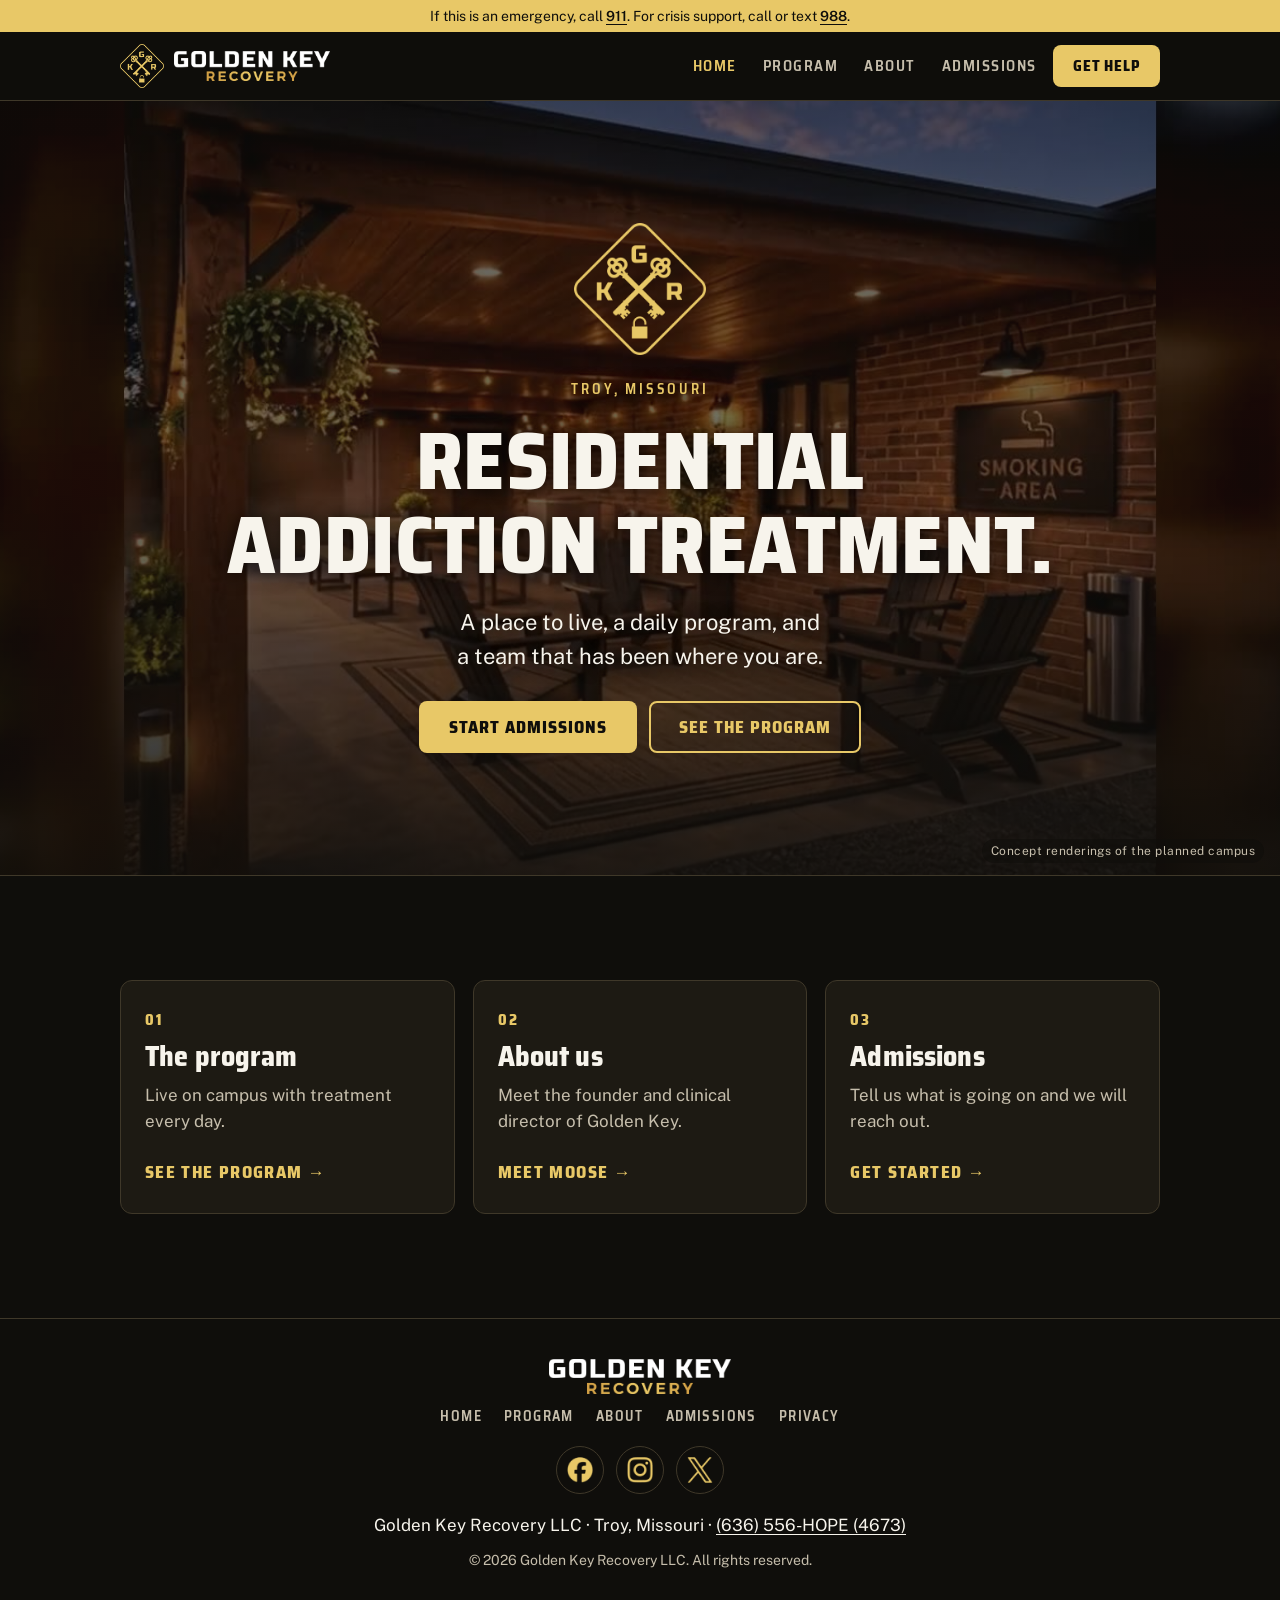
<file: index.html>
<!doctype html>
<html lang="en">
<head>
<meta charset="utf-8">
<meta name="viewport" content="width=device-width, initial-scale=1, viewport-fit=cover">
<title>Golden Key Recovery | Residential Addiction Treatment in Troy, Missouri</title>
<meta name="description" content="Residential addiction treatment in Troy, Missouri. Help with drugs or alcohol, for you or someone you love.">
<meta property="og:type" content="website">
<meta property="og:site_name" content="Golden Key Recovery">
<meta property="og:title" content="Golden Key Recovery | Residential Addiction Treatment in Troy, Missouri">
<meta property="og:description" content="Residential addiction treatment in Troy, Missouri. Help with drugs or alcohol, for you or someone you love.">
<meta property="og:url" content="https://goldenkeyrecovery.com/">
<meta property="og:image" content="https://goldenkeyrecovery.com/assets/share.jpg">
<meta property="og:image:width" content="1200">
<meta property="og:image:height" content="630">
<meta property="og:image:alt" content="Golden Key Recovery logo">
<meta name="twitter:card" content="summary_large_image">
<meta name="twitter:image" content="https://goldenkeyrecovery.com/assets/share.jpg">
<link rel="canonical" href="https://goldenkeyrecovery.com/">
<link rel="apple-touch-icon" href="assets/profile-logo.png">
<!-- Preview build. Remove this robots tag at public launch. -->
<meta name="robots" content="noindex, nofollow">
<meta name="theme-color" content="#0F0E0B">
<link rel="icon" href="assets/favicon.png">
<link rel="stylesheet" href="css/style.css">
</head>
<body>

<a class="skip" href="#main">Skip to content</a>

<div class="strip">If this is an emergency, call <a href="tel:911">911</a>. For crisis support, call or text <a href="tel:988">988</a>.</div>

<header class="head">
  <div class="wrap head-row">
    <a class="brand" href="index.html" aria-label="Golden Key Recovery home">
      <img class="brand-mark" src="assets/mark.png" alt="" width="44" height="44">
      <img class="brand-word" src="assets/wordmark.png" alt="Golden Key Recovery" width="156" height="30">
    </a>
    <nav class="nav" aria-label="Main">
      <a href="index.html" aria-current="page">Home</a>
      <a href="program.html">Program</a>
      <a href="about.html">About</a>
      <a href="admissions.html">Admissions</a>
    </nav>
    <a class="btn btn-gold btn-sm head-cta" href="admissions.html">Get help</a>
  </div>
</header>

<main id="main">

<section class="hero" id="top" aria-labelledby="page-title" data-video="on">
  <!-- Background video. Set data-video="off" to turn it off. -->
  <div class="hero-media" aria-hidden="true">
    <video class="hero-video" muted loop playsinline preload="none" poster="assets/hero.jpg" data-src="assets/hero.mp4"></video>
  </div>
  <div class="hero-tint" aria-hidden="true"></div>
  <div class="wrap hero-inner">
    <img class="hero-mark" src="assets/mark.png" alt="" width="132" height="132">
    <p class="label">Troy, Missouri</p>
    <h1 id="page-title">Residential addiction treatment.</h1>
    <p class="lead">A place to live, a daily program, and a team that has been where you are.</p>
    <div class="cta">
      <a class="btn btn-gold" href="admissions.html">Start admissions</a>
      <a class="btn btn-line" href="program.html">See the program</a>
    </div>
  </div>
  <p class="hero-note">Concept renderings of the planned campus</p>
</section>

<section class="band" aria-label="Explore">
  <div class="wrap">
    <ul class="tiles">
      <li><a class="tile" href="program.html">
        <span class="num">01</span>
        <h2>The program</h2>
        <p>Live on campus with treatment every day.</p>
        <span class="go">See the program <span aria-hidden="true">&rarr;</span></span>
      </a></li>
      <li><a class="tile" href="about.html">
        <span class="num">02</span>
        <h2>About us</h2>
        <p>Meet the founder and clinical director of Golden Key.</p>
        <span class="go">Meet Moose <span aria-hidden="true">&rarr;</span></span>
      </a></li>
      <li><a class="tile" href="admissions.html">
        <span class="num">03</span>
        <h2>Admissions</h2>
        <p>Tell us what is going on and we will reach out.</p>
        <span class="go">Get started <span aria-hidden="true">&rarr;</span></span>
      </a></li>
    </ul>
  </div>
</section>

</main>

<footer class="foot">
  <div class="wrap foot-row">
    <img src="assets/wordmark.png" alt="Golden Key Recovery" width="182" height="35">
    <nav class="foot-nav" aria-label="Footer">
      <a href="index.html">Home</a>
      <a href="program.html">Program</a>
      <a href="about.html">About</a>
      <a href="admissions.html">Admissions</a>
      <a href="privacy.html">Privacy</a>
    </nav>
    <ul class="social" aria-label="Social media">
      <li><a href="https://www.facebook.com/GoldenKeyRecovery" target="_blank" rel="noopener" aria-label="Facebook"><img src="assets/icon-facebook-gold.png" alt="" width="26" height="26"></a></li>
      <li><a href="https://www.instagram.com/GoldenKeyRecovery" target="_blank" rel="noopener" aria-label="Instagram"><img src="assets/icon-instagram-gold.png" alt="" width="26" height="26"></a></li>
      <li><a href="https://x.com/GKRecovery" target="_blank" rel="noopener" aria-label="X"><img src="assets/icon-x-gold.png" alt="" width="26" height="26"></a></li>
    </ul>
    <p>Golden Key Recovery LLC &middot; Troy, Missouri &middot; <a href="tel:+16365564673">(636) 556-HOPE (4673)</a></p>
    <p class="fine">&copy; 2026 Golden Key Recovery LLC. All rights reserved.</p>
  </div>
</footer>

<script src="js/main.js" defer></script>
</body>
</html>
</file>
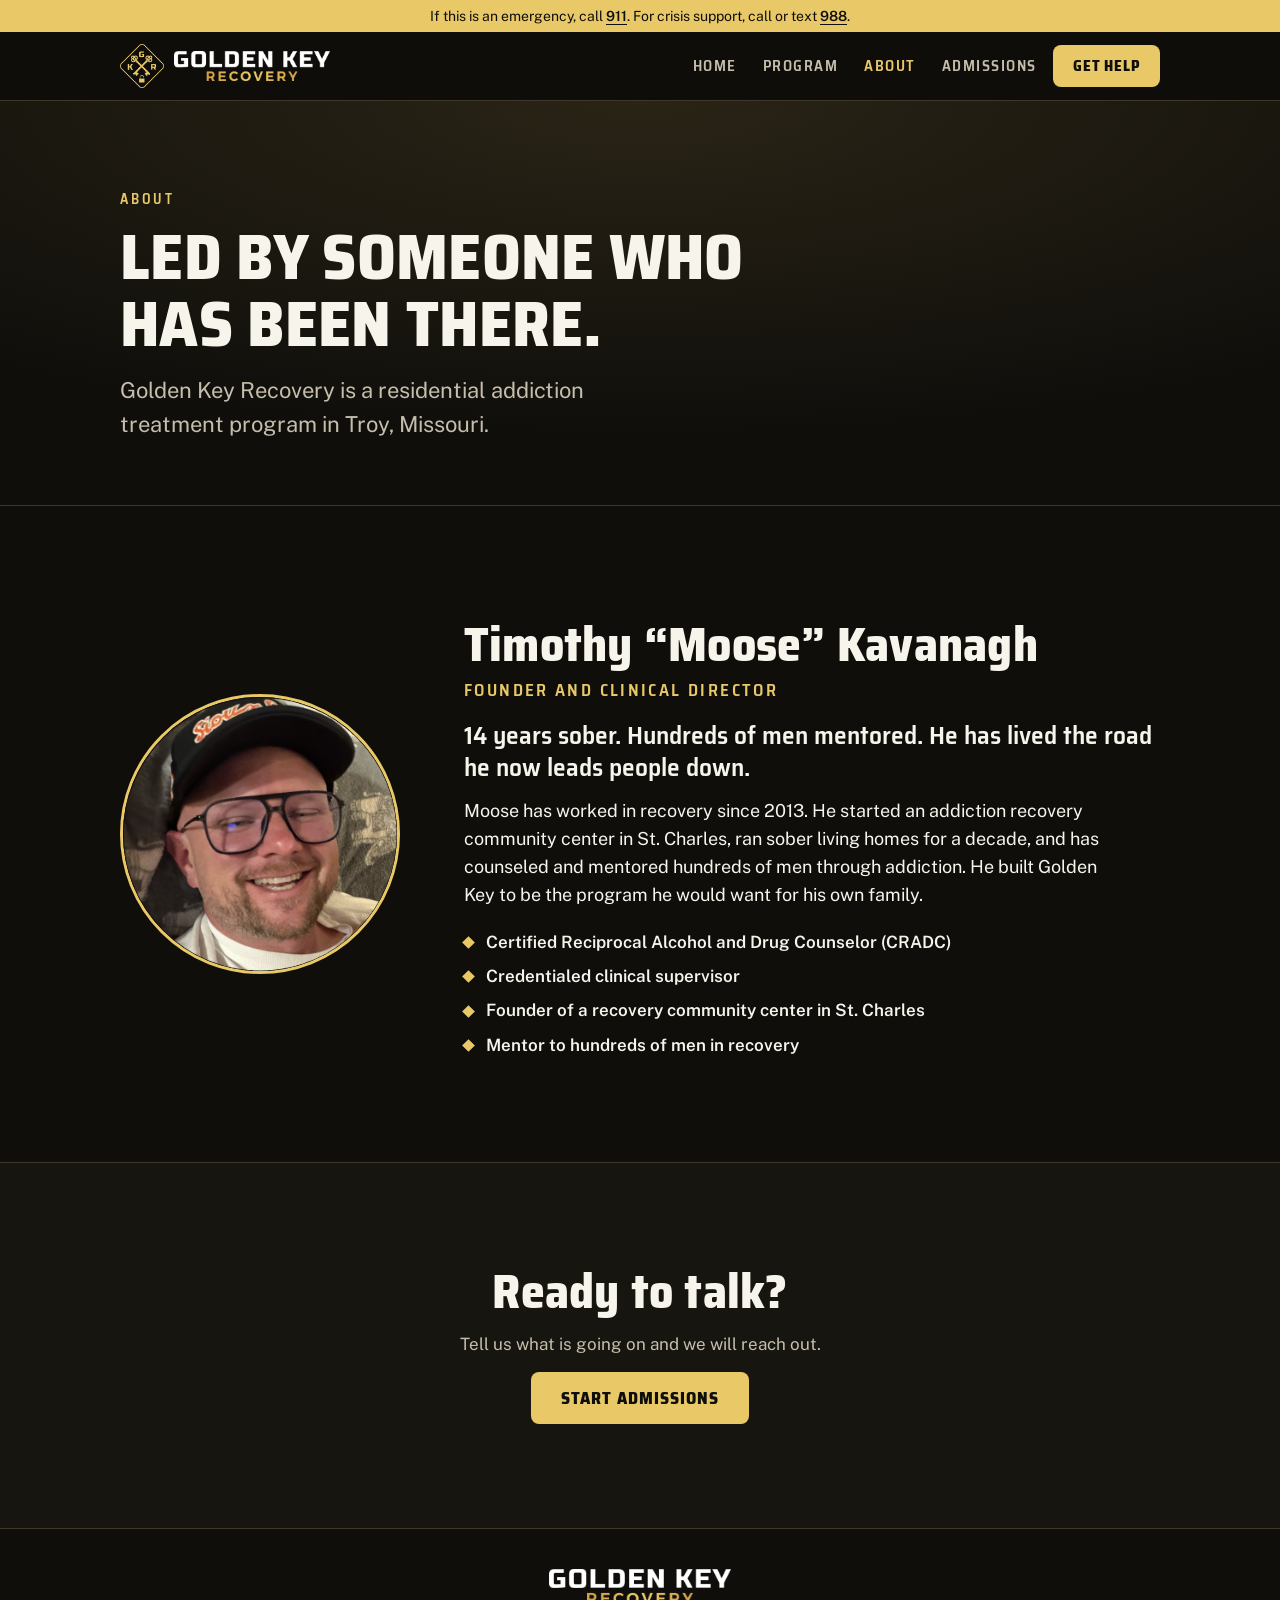
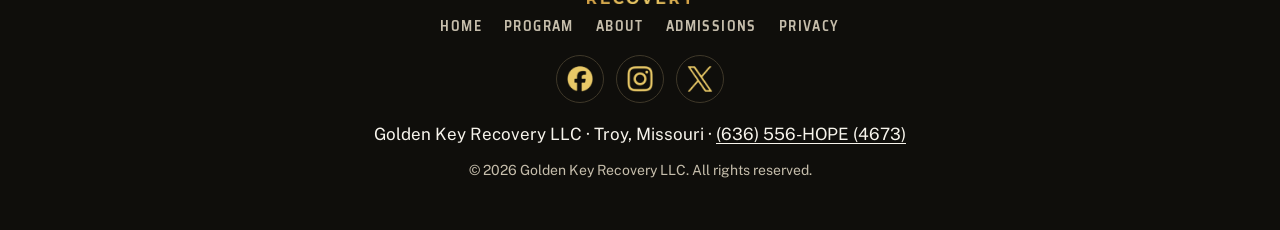
<file: about.html>
<!doctype html>
<html lang="en">
<head>
<meta charset="utf-8">
<meta name="viewport" content="width=device-width, initial-scale=1, viewport-fit=cover">
<title>About | Golden Key Recovery</title>
<meta name="description" content="Meet Timothy Kavanagh, Founder and Clinical Director of Golden Key Recovery in Troy, Missouri.">
<meta property="og:type" content="website">
<meta property="og:site_name" content="Golden Key Recovery">
<meta property="og:title" content="About | Golden Key Recovery">
<meta property="og:description" content="Meet Timothy Kavanagh, Founder and Clinical Director of Golden Key Recovery in Troy, Missouri.">
<meta property="og:url" content="https://goldenkeyrecovery.com/about.html">
<meta property="og:image" content="https://goldenkeyrecovery.com/assets/share.jpg">
<meta property="og:image:width" content="1200">
<meta property="og:image:height" content="630">
<meta property="og:image:alt" content="Golden Key Recovery logo">
<meta name="twitter:card" content="summary_large_image">
<meta name="twitter:image" content="https://goldenkeyrecovery.com/assets/share.jpg">
<link rel="canonical" href="https://goldenkeyrecovery.com/about.html">
<link rel="apple-touch-icon" href="assets/profile-logo.png">
<!-- Preview build. Remove this robots tag at public launch. -->
<meta name="robots" content="noindex, nofollow">
<meta name="theme-color" content="#0F0E0B">
<link rel="icon" href="assets/favicon.png">
<link rel="stylesheet" href="css/style.css">
</head>
<body>

<a class="skip" href="#main">Skip to content</a>

<div class="strip">If this is an emergency, call <a href="tel:911">911</a>. For crisis support, call or text <a href="tel:988">988</a>.</div>

<header class="head">
  <div class="wrap head-row">
    <a class="brand" href="index.html" aria-label="Golden Key Recovery home">
      <img class="brand-mark" src="assets/mark.png" alt="" width="44" height="44">
      <img class="brand-word" src="assets/wordmark.png" alt="Golden Key Recovery" width="156" height="30">
    </a>
    <nav class="nav" aria-label="Main">
      <a href="index.html">Home</a>
      <a href="program.html">Program</a>
      <a href="about.html" aria-current="page">About</a>
      <a href="admissions.html">Admissions</a>
    </nav>
    <a class="btn btn-gold btn-sm head-cta" href="admissions.html">Get help</a>
  </div>
</header>

<main id="main">

<section class="page-top" aria-labelledby="page-title">
  <div class="wrap">
    <p class="label">About</p>
    <h1 id="page-title">Led by someone who has been there.</h1>
    <p class="lead">Golden Key Recovery is a residential addiction treatment program in Troy, Missouri.</p>
  </div>
</section>

<section class="band" aria-labelledby="h-about">
  <div class="wrap about">
    <img class="portrait" src="assets/moose-portrait.jpg" alt="Timothy &ldquo;Moose&rdquo; Kavanagh" width="280" height="280">
    <div class="about-text">
      <h2 id="h-about">Timothy &ldquo;Moose&rdquo; Kavanagh</h2>
      <p class="role">Founder and Clinical Director</p>
      <p class="bio-lead">14 years sober. Hundreds of men mentored. He has lived the road he now leads people down.</p>
      <p>Moose has worked in recovery since 2013. He started an addiction recovery community center in St. Charles, ran sober living homes for a decade, and has counseled and mentored hundreds of men through addiction. He built Golden Key to be the program he would want for his own family.</p>
      <ul class="creds">
        <li>Certified Reciprocal Alcohol and Drug Counselor (CRADC)</li>
        <li>Credentialed clinical supervisor</li>
        <li>Founder of a recovery community center in St. Charles</li>
        <li>Mentor to hundreds of men in recovery</li>
      </ul>
    </div>
  </div>
</section>

<section class="band band-alt cta-band">
  <div class="wrap cta-inner">
    <h2>Ready to talk?</h2>
    <p>Tell us what is going on and we will reach out.</p>
    <a class="btn btn-gold" href="admissions.html">Start admissions</a>
  </div>
</section>

</main>

<footer class="foot">
  <div class="wrap foot-row">
    <img src="assets/wordmark.png" alt="Golden Key Recovery" width="182" height="35">
    <nav class="foot-nav" aria-label="Footer">
      <a href="index.html">Home</a>
      <a href="program.html">Program</a>
      <a href="about.html">About</a>
      <a href="admissions.html">Admissions</a>
      <a href="privacy.html">Privacy</a>
    </nav>
    <ul class="social" aria-label="Social media">
      <li><a href="https://www.facebook.com/GoldenKeyRecovery" target="_blank" rel="noopener" aria-label="Facebook"><img src="assets/icon-facebook-gold.png" alt="" width="26" height="26"></a></li>
      <li><a href="https://www.instagram.com/GoldenKeyRecovery" target="_blank" rel="noopener" aria-label="Instagram"><img src="assets/icon-instagram-gold.png" alt="" width="26" height="26"></a></li>
      <li><a href="https://x.com/GKRecovery" target="_blank" rel="noopener" aria-label="X"><img src="assets/icon-x-gold.png" alt="" width="26" height="26"></a></li>
    </ul>
    <p>Golden Key Recovery LLC &middot; Troy, Missouri &middot; <a href="tel:+16365564673">(636) 556-HOPE (4673)</a></p>
    <p class="fine">&copy; 2026 Golden Key Recovery LLC. All rights reserved.</p>
  </div>
</footer>

<script src="js/main.js" defer></script>
</body>
</html>
</file>
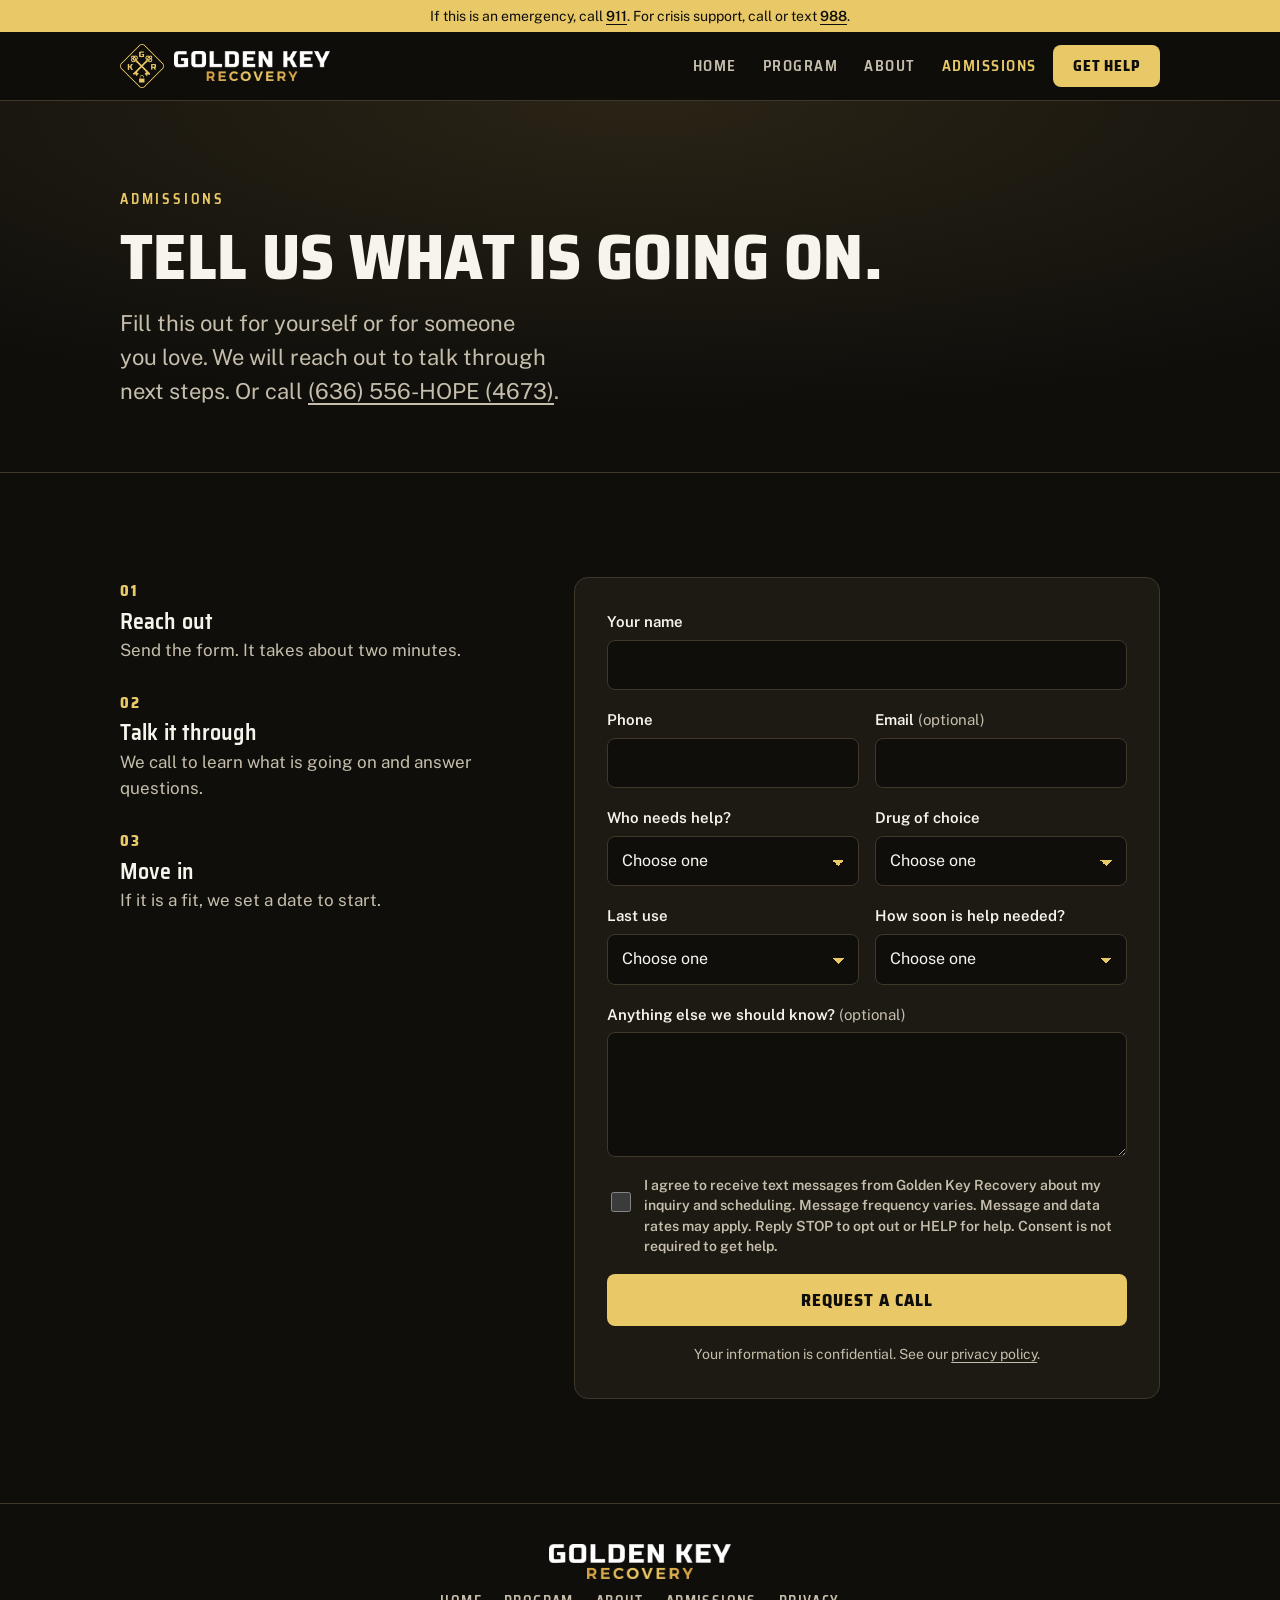
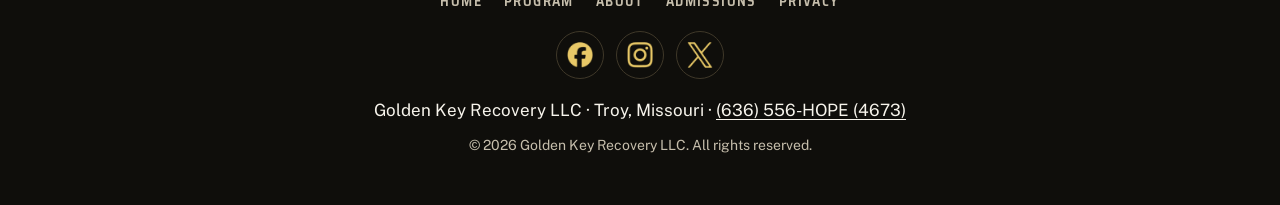
<file: admissions.html>
<!doctype html>
<html lang="en">
<head>
<meta charset="utf-8">
<meta name="viewport" content="width=device-width, initial-scale=1, viewport-fit=cover">
<title>Admissions | Golden Key Recovery</title>
<meta name="description" content="Start admissions at Golden Key Recovery, residential addiction treatment in Troy, Missouri.">
<meta property="og:type" content="website">
<meta property="og:site_name" content="Golden Key Recovery">
<meta property="og:title" content="Admissions | Golden Key Recovery">
<meta property="og:description" content="Start admissions at Golden Key Recovery, residential addiction treatment in Troy, Missouri.">
<meta property="og:url" content="https://goldenkeyrecovery.com/admissions.html">
<meta property="og:image" content="https://goldenkeyrecovery.com/assets/share.jpg">
<meta property="og:image:width" content="1200">
<meta property="og:image:height" content="630">
<meta property="og:image:alt" content="Golden Key Recovery logo">
<meta name="twitter:card" content="summary_large_image">
<meta name="twitter:image" content="https://goldenkeyrecovery.com/assets/share.jpg">
<link rel="canonical" href="https://goldenkeyrecovery.com/admissions.html">
<link rel="apple-touch-icon" href="assets/profile-logo.png">
<!-- Preview build. Remove this robots tag at public launch. -->
<meta name="robots" content="noindex, nofollow">
<meta name="theme-color" content="#0F0E0B">
<link rel="icon" href="assets/favicon.png">
<link rel="stylesheet" href="css/style.css">
</head>
<body>

<a class="skip" href="#main">Skip to content</a>

<div class="strip">If this is an emergency, call <a href="tel:911">911</a>. For crisis support, call or text <a href="tel:988">988</a>.</div>

<header class="head">
  <div class="wrap head-row">
    <a class="brand" href="index.html" aria-label="Golden Key Recovery home">
      <img class="brand-mark" src="assets/mark.png" alt="" width="44" height="44">
      <img class="brand-word" src="assets/wordmark.png" alt="Golden Key Recovery" width="156" height="30">
    </a>
    <nav class="nav" aria-label="Main">
      <a href="index.html">Home</a>
      <a href="program.html">Program</a>
      <a href="about.html">About</a>
      <a href="admissions.html" aria-current="page">Admissions</a>
    </nav>
    <a class="btn btn-gold btn-sm head-cta" href="admissions.html">Get help</a>
  </div>
</header>

<main id="main">

<section class="page-top" aria-labelledby="page-title">
  <div class="wrap">
    <p class="label">Admissions</p>
    <h1 id="page-title">Tell us what is going on.</h1>
    <p class="lead">Fill this out for yourself or for someone you love. We will reach out to talk through next steps. Or call <a href="tel:+16365564673">(636) 556-HOPE (4673)</a>.</p>
  </div>
</section>

<section class="band" aria-label="Admissions form">
  <div class="wrap form-wrap">
    <ol class="steps">
      <li><span class="num">01</span><h3>Reach out</h3><p>Send the form. It takes about two minutes.</p></li>
      <li><span class="num">02</span><h3>Talk it through</h3><p>We call to learn what is going on and answer questions.</p></li>
      <li><span class="num">03</span><h3>Move in</h3><p>If it is a fit, we set a date to start.</p></li>
    </ol>

    <div>
    <form id="inquiry" class="form" novalidate>
      <div class="field">
        <label for="f-name">Your name</label>
        <input id="f-name" name="name" type="text" autocomplete="name" required>
      </div>
      <div class="row">
        <div class="field">
          <label for="f-phone">Phone</label>
          <input id="f-phone" name="phone" type="tel" autocomplete="tel" inputmode="tel" required>
        </div>
        <div class="field">
          <label for="f-email">Email <span class="opt">(optional)</span></label>
          <input id="f-email" name="email" type="email" autocomplete="email">
        </div>
      </div>
      <div class="row">
        <div class="field">
          <label for="f-who">Who needs help?</label>
          <select id="f-who" name="who" required>
            <option value="" selected disabled>Choose one</option>
            <option>Me</option>
            <option>My son or daughter</option>
            <option>My spouse or partner</option>
            <option>Another family member or friend</option>
            <option>I am a referring professional</option>
          </select>
        </div>
        <div class="field">
          <label for="f-drug">Drug of choice</label>
          <select id="f-drug" name="substance" required>
            <option value="" selected disabled>Choose one</option>
            <option>Alcohol</option>
            <option>Opioids or fentanyl</option>
            <option>Meth or other stimulants</option>
            <option>Benzodiazepines</option>
            <option>Marijuana</option>
            <option>More than one</option>
            <option>Something else</option>
          </select>
        </div>
      </div>
      <div class="row">
        <div class="field">
          <label for="f-last">Last use</label>
          <select id="f-last" name="last_use">
            <option value="" selected disabled>Choose one</option>
            <option>Today or yesterday</option>
            <option>Within the past week</option>
            <option>Within the past month</option>
            <option>More than a month ago</option>
            <option>Not sure</option>
          </select>
        </div>
        <div class="field">
          <label for="f-when">How soon is help needed?</label>
          <select id="f-when" name="timing">
            <option value="" selected disabled>Choose one</option>
            <option>Right away</option>
            <option>Within a week</option>
            <option>Within a month</option>
            <option>Just gathering information</option>
          </select>
        </div>
      </div>
      <div class="field">
        <label for="f-msg">Anything else we should know? <span class="opt">(optional)</span></label>
        <textarea id="f-msg" name="message" rows="4"></textarea>
      </div>
      <label class="check" for="f-sms">
        <input id="f-sms" name="sms_consent" type="checkbox" value="yes">
        <span>I agree to receive text messages from Golden Key Recovery about my inquiry and scheduling. Message frequency varies. Message and data rates may apply. Reply STOP to opt out or HELP for help. Consent is not required to get help.</span>
      </label>
      <p class="form-error" id="form-error" role="alert" hidden>Please add your name, a phone number, who needs help, and drug of choice.</p>
      <button class="btn btn-gold btn-wide" type="submit">Request a call</button>
      <p class="fine">Your information is confidential. See our <a href="privacy.html">privacy policy</a>.</p>
    </form>

    <div class="done" id="done" role="status" tabindex="-1" hidden>
      <img src="assets/mark.png" alt="" width="72" height="72">
      <h3>Thank you<span id="done-name"></span>.</h3>
      <p>This is a preview of the Golden Key Recovery site. Online requests are not being collected yet, so nothing you entered was sent or saved.</p>
    </div>
    </div>
  </div>
</section>

</main>

<footer class="foot">
  <div class="wrap foot-row">
    <img src="assets/wordmark.png" alt="Golden Key Recovery" width="182" height="35">
    <nav class="foot-nav" aria-label="Footer">
      <a href="index.html">Home</a>
      <a href="program.html">Program</a>
      <a href="about.html">About</a>
      <a href="admissions.html">Admissions</a>
      <a href="privacy.html">Privacy</a>
    </nav>
    <ul class="social" aria-label="Social media">
      <li><a href="https://www.facebook.com/GoldenKeyRecovery" target="_blank" rel="noopener" aria-label="Facebook"><img src="assets/icon-facebook-gold.png" alt="" width="26" height="26"></a></li>
      <li><a href="https://www.instagram.com/GoldenKeyRecovery" target="_blank" rel="noopener" aria-label="Instagram"><img src="assets/icon-instagram-gold.png" alt="" width="26" height="26"></a></li>
      <li><a href="https://x.com/GKRecovery" target="_blank" rel="noopener" aria-label="X"><img src="assets/icon-x-gold.png" alt="" width="26" height="26"></a></li>
    </ul>
    <p>Golden Key Recovery LLC &middot; Troy, Missouri &middot; <a href="tel:+16365564673">(636) 556-HOPE (4673)</a></p>
    <p class="fine">&copy; 2026 Golden Key Recovery LLC. All rights reserved.</p>
  </div>
</footer>

<script src="js/main.js" defer></script>
</body>
</html>
</file>
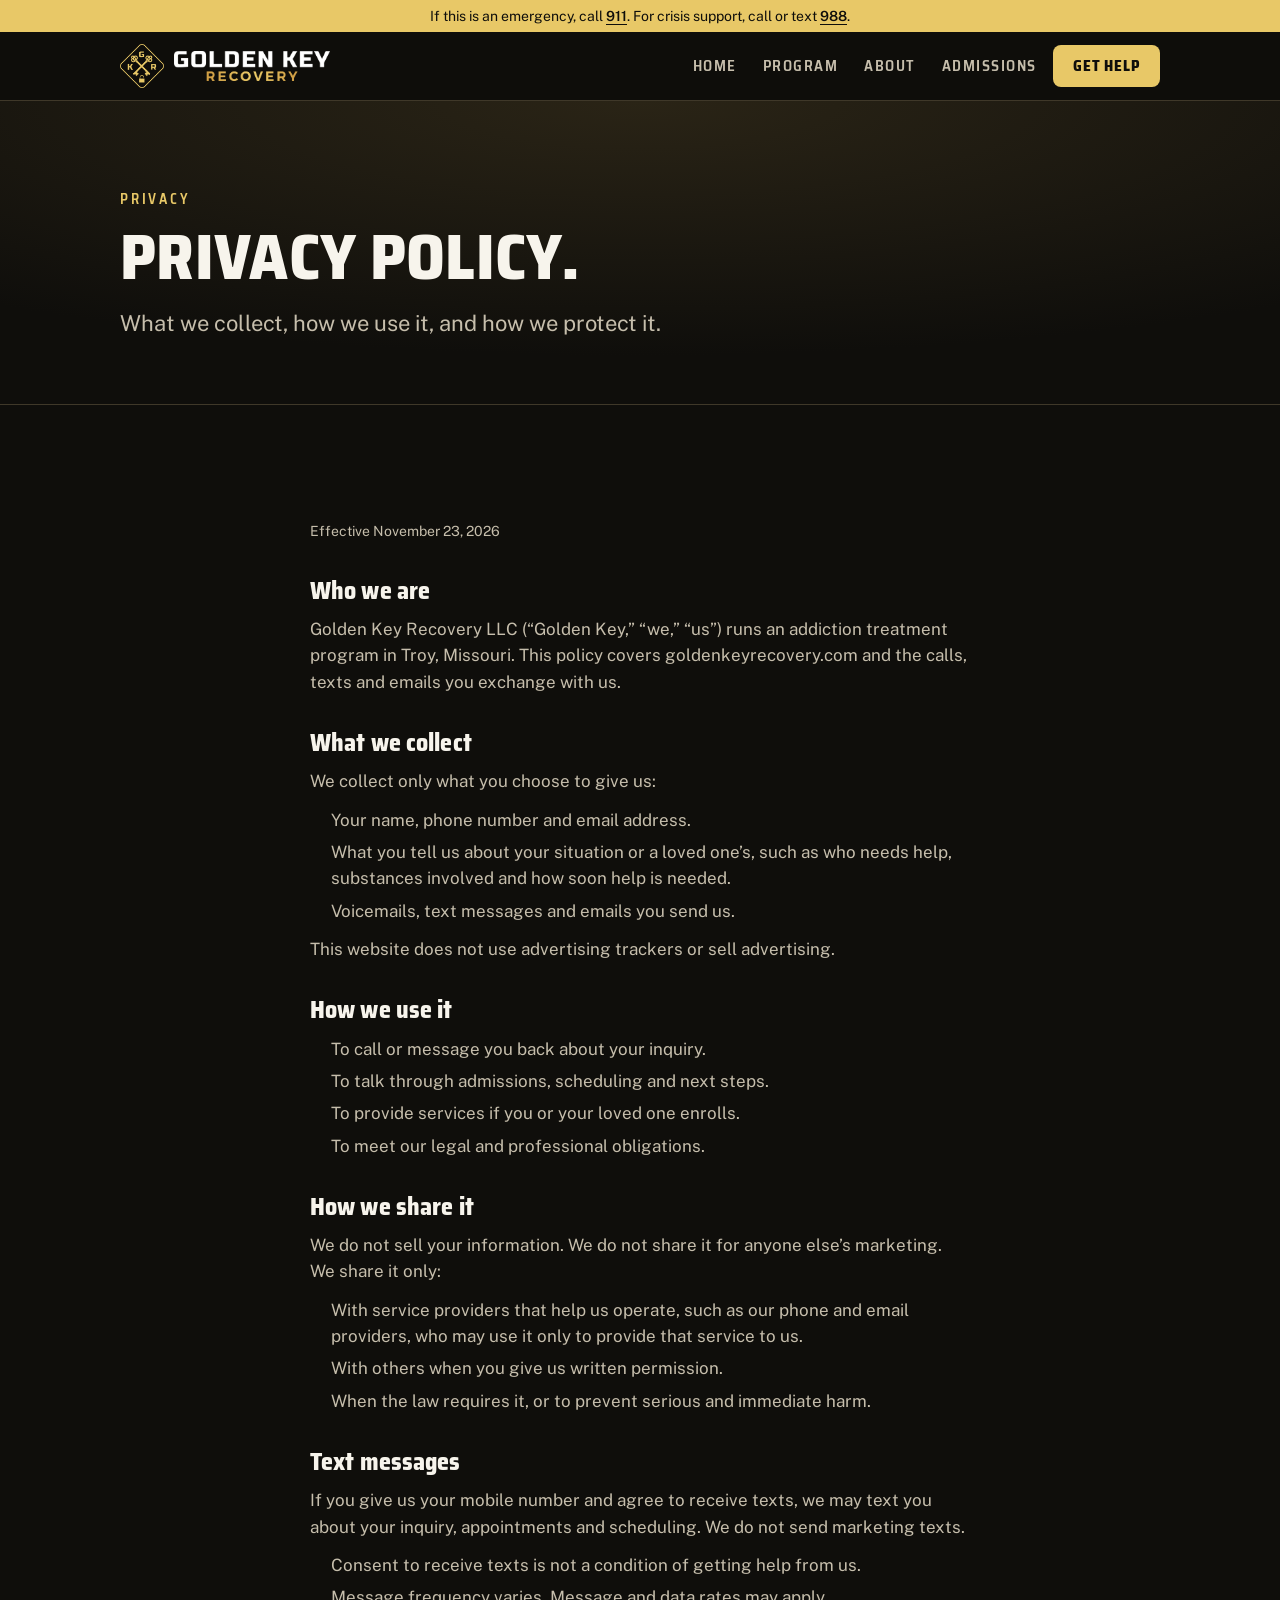
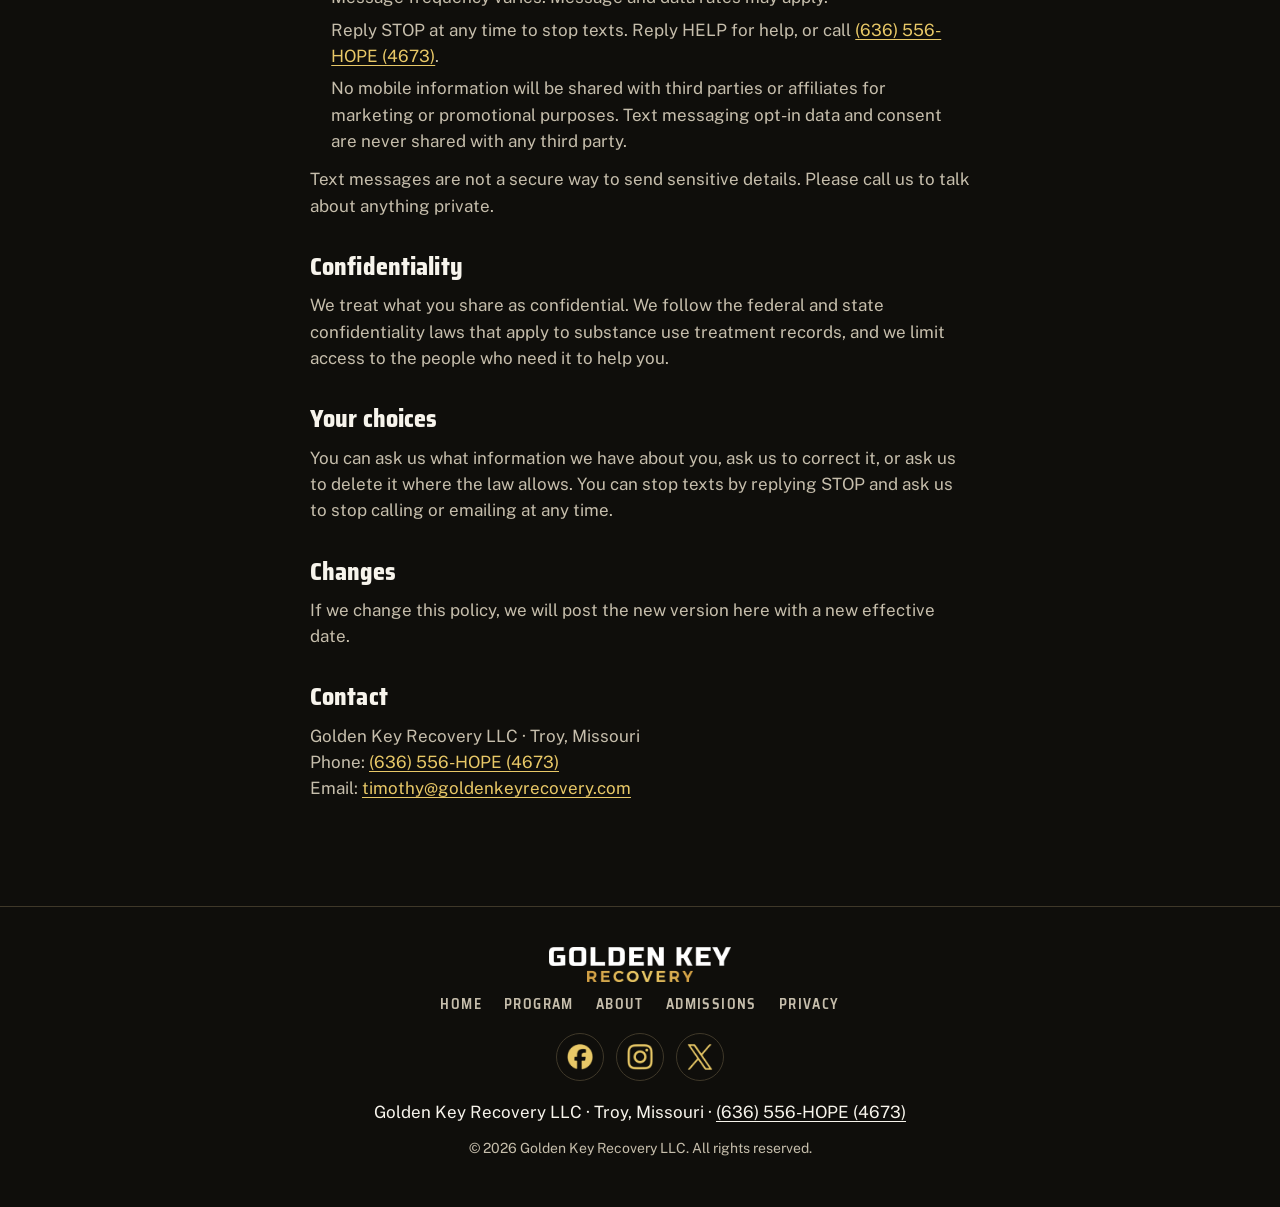
<file: privacy.html>
<!doctype html>
<html lang="en">
<head>
<meta charset="utf-8">
<meta name="viewport" content="width=device-width, initial-scale=1, viewport-fit=cover">
<title>Privacy Policy | Golden Key Recovery</title>
<meta name="description" content="How Golden Key Recovery collects, uses and protects the information you share with us.">
<meta property="og:type" content="website">
<meta property="og:site_name" content="Golden Key Recovery">
<meta property="og:title" content="Privacy Policy | Golden Key Recovery">
<meta property="og:description" content="How Golden Key Recovery collects, uses and protects the information you share with us.">
<meta property="og:url" content="https://goldenkeyrecovery.com/privacy.html">
<meta property="og:image" content="https://goldenkeyrecovery.com/assets/share.jpg">
<meta property="og:image:width" content="1200">
<meta property="og:image:height" content="630">
<meta property="og:image:alt" content="Golden Key Recovery logo">
<meta name="twitter:card" content="summary_large_image">
<meta name="twitter:image" content="https://goldenkeyrecovery.com/assets/share.jpg">
<link rel="canonical" href="https://goldenkeyrecovery.com/privacy.html">
<link rel="apple-touch-icon" href="assets/profile-logo.png">
<!-- Preview build. Remove this robots tag at public launch. -->
<meta name="robots" content="noindex, nofollow">
<meta name="theme-color" content="#0F0E0B">
<link rel="icon" href="assets/favicon.png">
<link rel="stylesheet" href="css/style.css">
</head>
<body>

<a class="skip" href="#main">Skip to content</a>

<div class="strip">If this is an emergency, call <a href="tel:911">911</a>. For crisis support, call or text <a href="tel:988">988</a>.</div>

<header class="head">
  <div class="wrap head-row">
    <a class="brand" href="index.html" aria-label="Golden Key Recovery home">
      <img class="brand-mark" src="assets/mark.png" alt="" width="44" height="44">
      <img class="brand-word" src="assets/wordmark.png" alt="Golden Key Recovery" width="156" height="30">
    </a>
    <nav class="nav" aria-label="Main">
      <a href="index.html">Home</a>
      <a href="program.html">Program</a>
      <a href="about.html">About</a>
      <a href="admissions.html">Admissions</a>
    </nav>
    <a class="btn btn-gold btn-sm head-cta" href="admissions.html">Get help</a>
  </div>
</header>

<main id="main">

<section class="page-top" aria-labelledby="page-title">
  <div class="wrap">
    <p class="label">Privacy</p>
    <h1 id="page-title">Privacy policy.</h1>
    <p class="lead">What we collect, how we use it, and how we protect it.</p>
  </div>
</section>

<section class="band" aria-label="Privacy policy">
  <div class="wrap policy">
    <p class="fine">Effective November 23, 2026</p>

    <h2>Who we are</h2>
    <p>Golden Key Recovery LLC (&ldquo;Golden Key,&rdquo; &ldquo;we,&rdquo; &ldquo;us&rdquo;) runs an addiction treatment program in Troy, Missouri. This policy covers goldenkeyrecovery.com and the calls, texts and emails you exchange with us.</p>

    <h2>What we collect</h2>
    <p>We collect only what you choose to give us:</p>
    <ul>
      <li>Your name, phone number and email address.</li>
      <li>What you tell us about your situation or a loved one&rsquo;s, such as who needs help, substances involved and how soon help is needed.</li>
      <li>Voicemails, text messages and emails you send us.</li>
    </ul>
    <p>This website does not use advertising trackers or sell advertising.</p>

    <h2>How we use it</h2>
    <ul>
      <li>To call or message you back about your inquiry.</li>
      <li>To talk through admissions, scheduling and next steps.</li>
      <li>To provide services if you or your loved one enrolls.</li>
      <li>To meet our legal and professional obligations.</li>
    </ul>

    <h2>How we share it</h2>
    <p>We do not sell your information. We do not share it for anyone else&rsquo;s marketing. We share it only:</p>
    <ul>
      <li>With service providers that help us operate, such as our phone and email providers, who may use it only to provide that service to us.</li>
      <li>With others when you give us written permission.</li>
      <li>When the law requires it, or to prevent serious and immediate harm.</li>
    </ul>

    <h2>Text messages</h2>
    <p>If you give us your mobile number and agree to receive texts, we may text you about your inquiry, appointments and scheduling. We do not send marketing texts.</p>
    <ul>
      <li>Consent to receive texts is not a condition of getting help from us.</li>
      <li>Message frequency varies. Message and data rates may apply.</li>
      <li>Reply STOP at any time to stop texts. Reply HELP for help, or call <a href="tel:+16365564673">(636) 556-HOPE (4673)</a>.</li>
      <li>No mobile information will be shared with third parties or affiliates for marketing or promotional purposes. Text messaging opt-in data and consent are never shared with any third party.</li>
    </ul>
    <p>Text messages are not a secure way to send sensitive details. Please call us to talk about anything private.</p>

    <h2>Confidentiality</h2>
    <p>We treat what you share as confidential. We follow the federal and state confidentiality laws that apply to substance use treatment records, and we limit access to the people who need it to help you.</p>

    <h2>Your choices</h2>
    <p>You can ask us what information we have about you, ask us to correct it, or ask us to delete it where the law allows. You can stop texts by replying STOP and ask us to stop calling or emailing at any time.</p>

    <h2>Changes</h2>
    <p>If we change this policy, we will post the new version here with a new effective date.</p>

    <h2>Contact</h2>
    <p>Golden Key Recovery LLC &middot; Troy, Missouri<br>
    Phone: <a href="tel:+16365564673">(636) 556-HOPE (4673)</a><br>
    Email: <a href="mailto:timothy@goldenkeyrecovery.com">timothy@goldenkeyrecovery.com</a></p>
  </div>
</section>

</main>

<footer class="foot">
  <div class="wrap foot-row">
    <img src="assets/wordmark.png" alt="Golden Key Recovery" width="182" height="35">
    <nav class="foot-nav" aria-label="Footer">
      <a href="index.html">Home</a>
      <a href="program.html">Program</a>
      <a href="about.html">About</a>
      <a href="admissions.html">Admissions</a>
      <a href="privacy.html">Privacy</a>
    </nav>
    <ul class="social" aria-label="Social media">
      <li><a href="https://www.facebook.com/GoldenKeyRecovery" target="_blank" rel="noopener" aria-label="Facebook"><img src="assets/icon-facebook-gold.png" alt="" width="26" height="26"></a></li>
      <li><a href="https://www.instagram.com/GoldenKeyRecovery" target="_blank" rel="noopener" aria-label="Instagram"><img src="assets/icon-instagram-gold.png" alt="" width="26" height="26"></a></li>
      <li><a href="https://x.com/GKRecovery" target="_blank" rel="noopener" aria-label="X"><img src="assets/icon-x-gold.png" alt="" width="26" height="26"></a></li>
    </ul>
    <p>Golden Key Recovery LLC &middot; Troy, Missouri &middot; <a href="tel:+16365564673">(636) 556-HOPE (4673)</a></p>
    <p class="fine">&copy; 2026 Golden Key Recovery LLC. All rights reserved.</p>
  </div>
</footer>

<script src="js/main.js" defer></script>
</body>
</html>
</file>
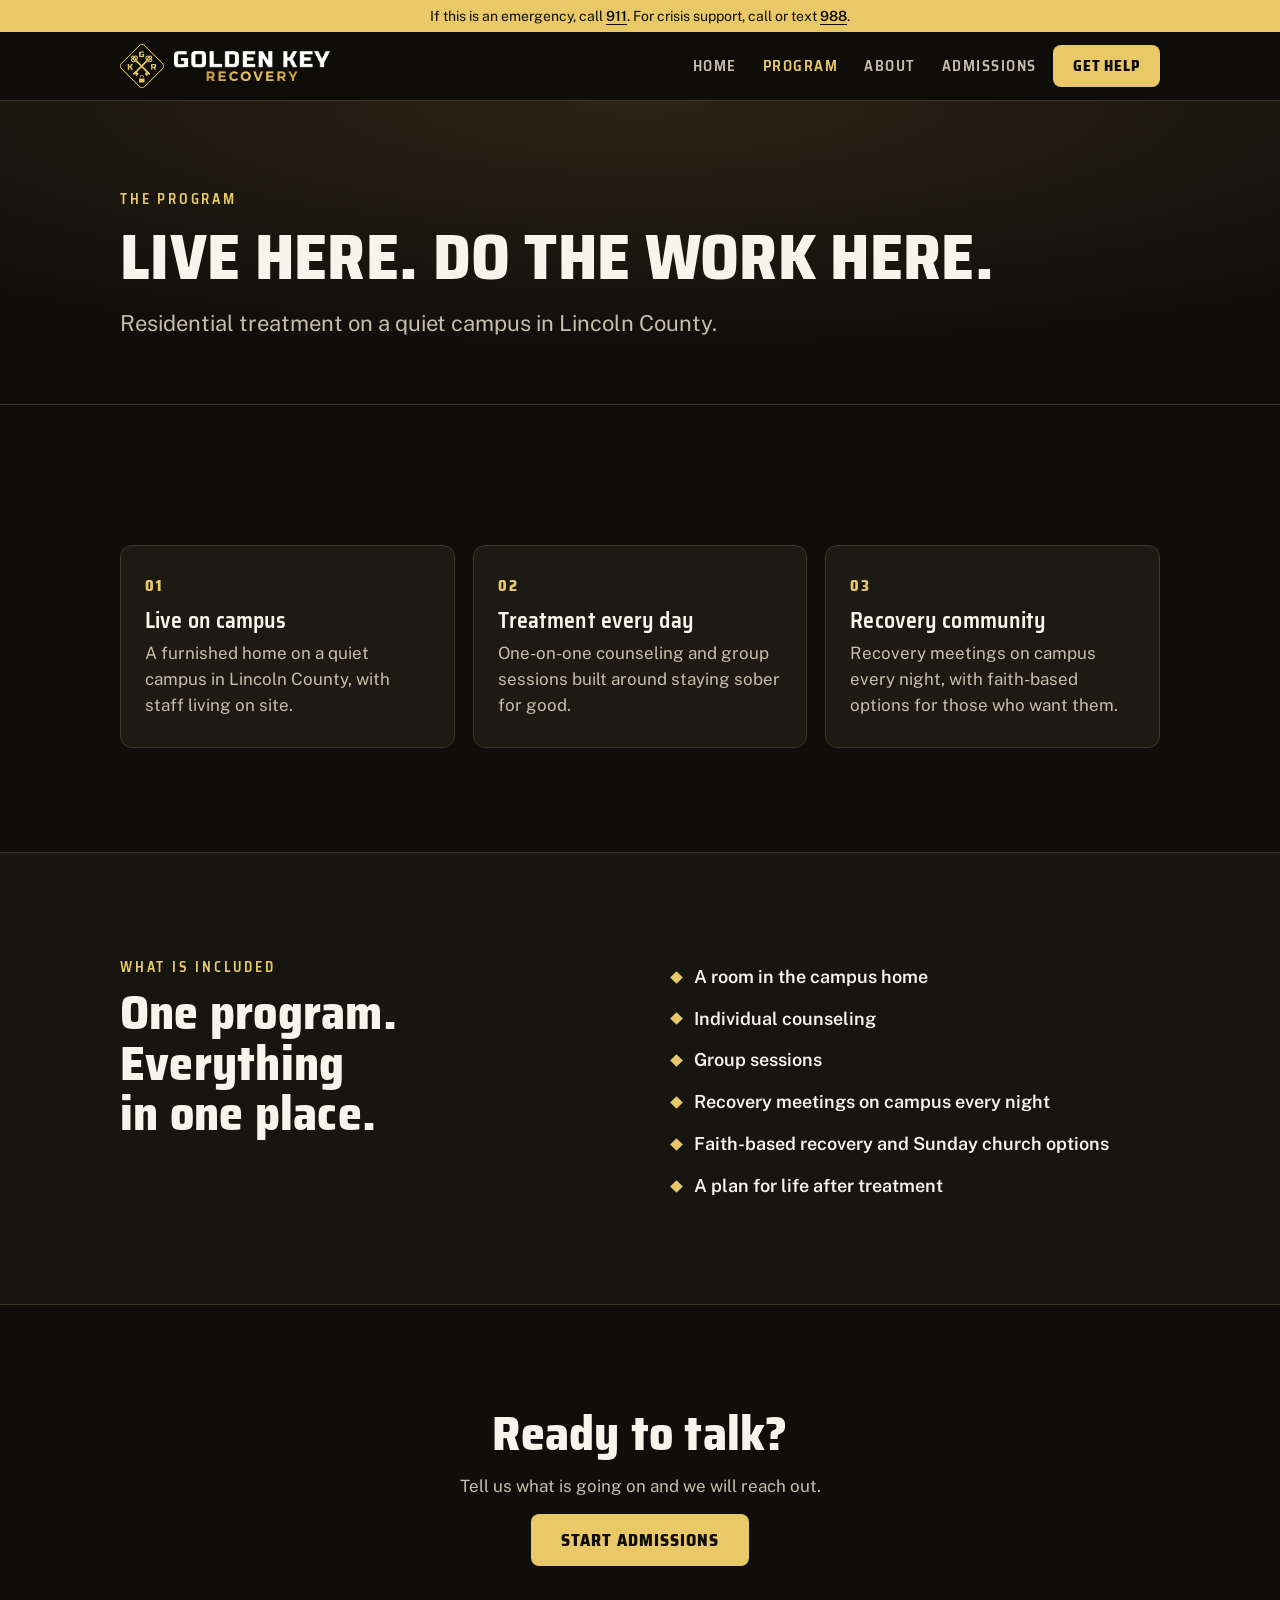
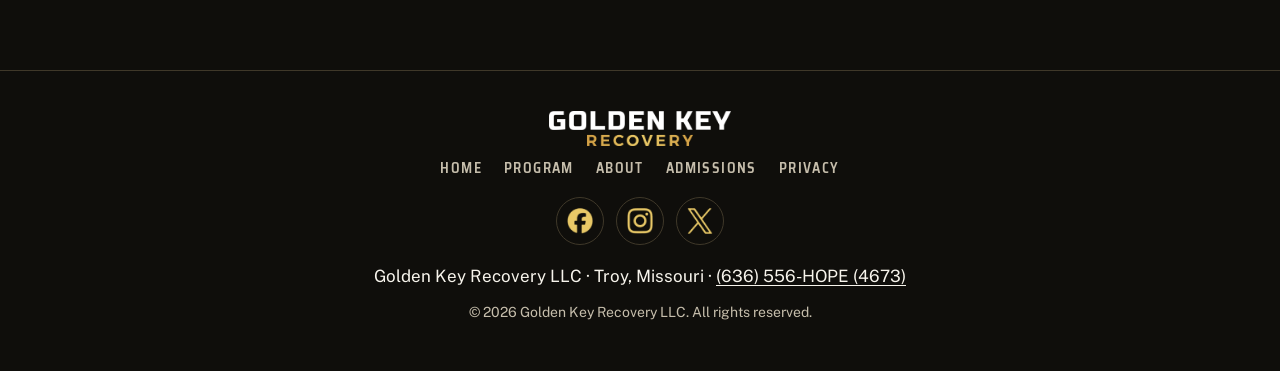
<file: program.html>
<!doctype html>
<html lang="en">
<head>
<meta charset="utf-8">
<meta name="viewport" content="width=device-width, initial-scale=1, viewport-fit=cover">
<title>The Program | Golden Key Recovery</title>
<meta name="description" content="Residential addiction treatment in Troy, Missouri: live on campus with counseling, groups and recovery meetings every day.">
<meta property="og:type" content="website">
<meta property="og:site_name" content="Golden Key Recovery">
<meta property="og:title" content="The Program | Golden Key Recovery">
<meta property="og:description" content="Residential addiction treatment in Troy, Missouri: live on campus with counseling, groups and recovery meetings every day.">
<meta property="og:url" content="https://goldenkeyrecovery.com/program.html">
<meta property="og:image" content="https://goldenkeyrecovery.com/assets/share.jpg">
<meta property="og:image:width" content="1200">
<meta property="og:image:height" content="630">
<meta property="og:image:alt" content="Golden Key Recovery logo">
<meta name="twitter:card" content="summary_large_image">
<meta name="twitter:image" content="https://goldenkeyrecovery.com/assets/share.jpg">
<link rel="canonical" href="https://goldenkeyrecovery.com/program.html">
<link rel="apple-touch-icon" href="assets/profile-logo.png">
<!-- Preview build. Remove this robots tag at public launch. -->
<meta name="robots" content="noindex, nofollow">
<meta name="theme-color" content="#0F0E0B">
<link rel="icon" href="assets/favicon.png">
<link rel="stylesheet" href="css/style.css">
</head>
<body>

<a class="skip" href="#main">Skip to content</a>

<div class="strip">If this is an emergency, call <a href="tel:911">911</a>. For crisis support, call or text <a href="tel:988">988</a>.</div>

<header class="head">
  <div class="wrap head-row">
    <a class="brand" href="index.html" aria-label="Golden Key Recovery home">
      <img class="brand-mark" src="assets/mark.png" alt="" width="44" height="44">
      <img class="brand-word" src="assets/wordmark.png" alt="Golden Key Recovery" width="156" height="30">
    </a>
    <nav class="nav" aria-label="Main">
      <a href="index.html">Home</a>
      <a href="program.html" aria-current="page">Program</a>
      <a href="about.html">About</a>
      <a href="admissions.html">Admissions</a>
    </nav>
    <a class="btn btn-gold btn-sm head-cta" href="admissions.html">Get help</a>
  </div>
</header>

<main id="main">

<section class="page-top" aria-labelledby="page-title">
  <div class="wrap">
    <p class="label">The program</p>
    <h1 id="page-title">Live here. Do the work here.</h1>
    <p class="lead">Residential treatment on a quiet campus in Lincoln County.</p>
  </div>
</section>

<section class="band" aria-label="How it works">
  <div class="wrap">
    <ul class="cards">
      <li class="card">
        <span class="num">01</span>
        <h3>Live on campus</h3>
        <p>A furnished home on a quiet campus in Lincoln County, with staff living on site.</p>
      </li>
      <li class="card">
        <span class="num">02</span>
        <h3>Treatment every day</h3>
        <p>One-on-one counseling and group sessions built around staying sober for good.</p>
      </li>
      <li class="card">
        <span class="num">03</span>
        <h3>Recovery community</h3>
        <p>Recovery meetings on campus every night, with faith-based options for those who want them.</p>
      </li>
    </ul>
  </div>
</section>

<section class="band band-alt" aria-labelledby="h-week">
  <div class="wrap split">
    <div>
      <p class="label">What is included</p>
      <h2 id="h-week">One program. Everything in one place.</h2>
    </div>
    <ul class="creds big">
      <li>A room in the campus home</li>
      <li>Individual counseling</li>
      <li>Group sessions</li>
      <li>Recovery meetings on campus every night</li>
      <li>Faith-based recovery and Sunday church options</li>
      <li>A plan for life after treatment</li>
    </ul>
  </div>
</section>

<section class="band cta-band">
  <div class="wrap cta-inner">
    <h2>Ready to talk?</h2>
    <p>Tell us what is going on and we will reach out.</p>
    <a class="btn btn-gold" href="admissions.html">Start admissions</a>
  </div>
</section>

</main>

<footer class="foot">
  <div class="wrap foot-row">
    <img src="assets/wordmark.png" alt="Golden Key Recovery" width="182" height="35">
    <nav class="foot-nav" aria-label="Footer">
      <a href="index.html">Home</a>
      <a href="program.html">Program</a>
      <a href="about.html">About</a>
      <a href="admissions.html">Admissions</a>
      <a href="privacy.html">Privacy</a>
    </nav>
    <ul class="social" aria-label="Social media">
      <li><a href="https://www.facebook.com/GoldenKeyRecovery" target="_blank" rel="noopener" aria-label="Facebook"><img src="assets/icon-facebook-gold.png" alt="" width="26" height="26"></a></li>
      <li><a href="https://www.instagram.com/GoldenKeyRecovery" target="_blank" rel="noopener" aria-label="Instagram"><img src="assets/icon-instagram-gold.png" alt="" width="26" height="26"></a></li>
      <li><a href="https://x.com/GKRecovery" target="_blank" rel="noopener" aria-label="X"><img src="assets/icon-x-gold.png" alt="" width="26" height="26"></a></li>
    </ul>
    <p>Golden Key Recovery LLC &middot; Troy, Missouri &middot; <a href="tel:+16365564673">(636) 556-HOPE (4673)</a></p>
    <p class="fine">&copy; 2026 Golden Key Recovery LLC. All rights reserved.</p>
  </div>
</footer>

<script src="js/main.js" defer></script>
</body>
</html>
</file>
<file: css/style.css>
/* Golden Key Recovery. Brand: black, gold, white. Saira Semi Condensed + Public Sans. */

@font-face{font-family:"Saira Semi Condensed";src:url("../assets/fonts/saira-semi-condensed-latin-600-normal.woff2") format("woff2");font-weight:600;font-display:swap}
@font-face{font-family:"Saira Semi Condensed";src:url("../assets/fonts/saira-semi-condensed-latin-800-normal.woff2") format("woff2");font-weight:800;font-display:swap}
@font-face{font-family:"Public Sans";src:url("../assets/fonts/public-sans-latin-400-normal.woff2") format("woff2");font-weight:400;font-display:swap}
@font-face{font-family:"Public Sans";src:url("../assets/fonts/public-sans-latin-600-normal.woff2") format("woff2");font-weight:600;font-display:swap}

:root{
  --bg:#0F0E0B; --bg-alt:#17150F; --panel:#1D1A13;
  --fg:#F7F4EC; --muted:#C6BEAC; --line:#3F3829;
  --gold:#E8C867; --gold-deep:#CF9C40; --on-gold:#0F0E0B;
  --error:#FFB4A8;
  --display:"Saira Semi Condensed","Arial Narrow",Arial,sans-serif;
  --text:"Public Sans",-apple-system,"Segoe UI",Roboto,Arial,sans-serif;
  color-scheme:dark;
}

*,*::before,*::after{box-sizing:border-box}
html{scroll-behavior:smooth;scroll-padding-top:84px;-webkit-text-size-adjust:100%}
body{margin:0;background:var(--bg);color:var(--fg);font-family:var(--text);font-size:1.0625rem;line-height:1.55;-webkit-font-smoothing:antialiased}
h1,h2,h3,p,ul{margin:0}
ul{padding:0;list-style:none}
img{max-width:100%;height:auto;display:block}
a{color:inherit;text-underline-offset:.18em}
:focus-visible{outline:3px solid var(--gold);outline-offset:3px;border-radius:4px}

.wrap{width:100%;max-width:1080px;margin-inline:auto;padding-inline:max(20px,env(safe-area-inset-left,0px)) max(20px,env(safe-area-inset-right,0px))}
.skip{position:absolute;left:-9999px}
.skip:focus{left:12px;top:12px;z-index:50;background:var(--gold);color:var(--on-gold);padding:8px 12px;border-radius:6px}

.label{font-family:var(--display);font-weight:600;font-size:.875rem;letter-spacing:.2em;text-transform:uppercase;color:var(--gold)}
h1,h2,h3{font-family:var(--display);font-weight:800;line-height:1.05;letter-spacing:.005em;text-wrap:balance}
h1{font-size:clamp(2.6rem,8vw,5rem);text-transform:uppercase}
h2{font-size:clamp(1.9rem,5vw,3rem);margin-top:10px}
h3{font-size:1.375rem;font-weight:600}

/* Buttons */
.btn{display:inline-flex;align-items:center;justify-content:center;min-height:52px;padding:0 28px;border-radius:8px;border:2px solid transparent;font-family:var(--display);font-weight:800;font-size:1.0625rem;letter-spacing:.06em;text-transform:uppercase;text-decoration:none;cursor:pointer;transition:background .15s,color .15s,border-color .15s}
.btn-gold{background:var(--gold);color:var(--on-gold)}
.btn-gold:hover{background:#F2D98A}
.btn-line{border-color:var(--gold);color:var(--gold)}
.btn-line:hover{background:var(--gold);color:var(--on-gold)}
.btn-sm{min-height:42px;padding:0 18px;font-size:.9375rem}
.btn-wide{width:100%}

/* Top strip and header */
.strip{background:var(--gold);color:var(--on-gold);text-align:center;font-size:.875rem;line-height:1.3;padding:7px 16px}
.strip a{font-weight:600}
.head{position:sticky;top:0;z-index:20;background:rgba(15,14,11,.92);backdrop-filter:blur(8px);border-bottom:1px solid var(--line)}
.head-row{display:flex;align-items:center;gap:16px;min-height:68px}
.brand{display:flex;align-items:center;gap:10px;text-decoration:none;margin-right:auto}
.brand-mark{width:44px;height:44px}
.brand-word{width:156px}
.nav{display:flex;gap:26px}
.nav a{font-family:var(--display);font-weight:600;letter-spacing:.1em;text-transform:uppercase;font-size:.9375rem;text-decoration:none;color:var(--muted)}
.nav a:hover{color:var(--gold)}

/* Hero */
.hero{position:relative;isolation:isolate;display:grid;place-items:center;min-height:min(86vh,820px);padding-block:72px;overflow:hidden;text-align:center;
  background:radial-gradient(120% 90% at 50% 0%,#2A2416 0%,var(--bg) 62%)}
.hero-media,.hero-tint{position:absolute;inset:0;z-index:-1}
.hero-media{display:none}
.hero-video{width:100%;height:100%;object-fit:cover}
.hero[data-video="on"] .hero-media{display:block}
.hero[data-video="on"] .hero-tint{background:linear-gradient(180deg,rgba(15,14,11,.62) 0%,rgba(15,14,11,.5) 45%,rgba(15,14,11,.88) 100%)}
.hero-inner{display:flex;flex-direction:column;align-items:center;gap:18px}
.hero-mark{width:132px;height:132px;margin-bottom:6px}
.lead{font-size:clamp(1.125rem,2.4vw,1.375rem);color:var(--fg);max-width:34ch;text-wrap:balance}
.cta{display:flex;flex-wrap:wrap;gap:12px;justify-content:center;margin-top:10px}

/* Bands */
.band{padding-block:clamp(56px,9vw,104px);border-top:1px solid var(--line)}
.band-alt{background:var(--bg-alt)}

.cards{display:grid;grid-template-columns:repeat(3,1fr);gap:18px;margin-top:36px}
.card{background:var(--panel);border:1px solid var(--line);border-radius:12px;padding:26px 24px 28px}
.num{font-family:var(--display);font-weight:800;font-size:.9375rem;letter-spacing:.14em;color:var(--gold)}
.card h3{margin:10px 0 8px}
.card p{color:var(--muted)}

/* About */
.about{display:grid;grid-template-columns:280px 1fr;gap:clamp(28px,5vw,64px);align-items:center}
.portrait{width:280px;height:280px;border-radius:50%;object-fit:cover;border:3px solid var(--gold)}
.role{font-family:var(--display);font-weight:600;letter-spacing:.14em;text-transform:uppercase;color:var(--gold);margin:6px 0 16px}
.about-text p:not(.label):not(.role){color:var(--muted);max-width:58ch}
.creds{margin-top:20px;display:grid;gap:8px}
.creds li{position:relative;padding-left:22px}
.creds li::before{content:"";position:absolute;left:0;top:.55em;width:9px;height:9px;background:var(--gold);transform:rotate(45deg)}

/* Form */
.form-wrap{display:grid;grid-template-columns:1fr 1.25fr;gap:clamp(28px,5vw,64px);align-items:start}
.form-head p:not(.label){color:var(--muted);margin-top:14px;max-width:40ch}
.form{background:var(--panel);border:1px solid var(--line);border-radius:14px;padding:clamp(20px,3.5vw,32px);display:grid;gap:18px}
.row{display:grid;grid-template-columns:1fr 1fr;gap:16px}
.field{display:grid;gap:6px;min-width:0}
label{font-weight:600;font-size:.9375rem}
.opt{font-weight:400;color:var(--muted)}
input,select,textarea{width:100%;min-height:50px;padding:12px 14px;background:var(--bg);color:var(--fg);border:1.5px solid var(--line);border-radius:8px;font:inherit;font-size:1rem}
textarea{resize:vertical;min-height:108px}
select{appearance:none;-webkit-appearance:none;padding-right:40px;background-image:linear-gradient(45deg,transparent 50%,var(--gold) 50%),linear-gradient(135deg,var(--gold) 50%,transparent 50%);background-position:calc(100% - 20px) 55%,calc(100% - 14px) 55%;background-size:6px 6px;background-repeat:no-repeat}
input:focus,select:focus,textarea:focus{outline:none;border-color:var(--gold);box-shadow:0 0 0 3px rgba(232,200,103,.25)}
.invalid{border-color:var(--error)}
.form-error{color:var(--error);font-size:.9375rem}
.fine{font-size:.875rem;color:var(--muted)}
.form .fine{text-align:center}
[hidden]{display:none !important}

.done{background:var(--panel);border:1px solid var(--gold);border-radius:14px;padding:clamp(28px,5vw,48px);text-align:center;display:grid;justify-items:center;gap:14px}
.done h3{font-size:1.875rem;font-weight:800}
.done p{color:var(--muted);max-width:44ch}

/* Footer */
.foot{border-top:1px solid var(--line);padding-block:40px 48px;padding-bottom:max(48px,env(safe-area-inset-bottom,0px))}
.foot-row{display:grid;justify-items:center;gap:12px;text-align:center}
.foot img{width:182px}

/* Small screens */
@media (max-width:820px){
  .cards{grid-template-columns:1fr}
  .about{grid-template-columns:1fr;justify-items:center;text-align:center}
  .about-text p:not(.label):not(.role){margin-inline:auto}
  .creds{justify-items:start;width:fit-content;margin-inline:auto;text-align:left}
  .portrait{width:220px;height:220px}
  .form-wrap{grid-template-columns:1fr}
}
@media (max-width:560px){
  .nav{display:none}
  .brand-word{width:128px}
  .row{grid-template-columns:1fr}
  .hero{min-height:auto;padding-block:56px 64px}
  .hero-mark{width:104px;height:104px}
  .cta{width:100%}
  .cta .btn{width:100%}
}
@media (prefers-reduced-motion:reduce){
  html{scroll-behavior:auto}
  .btn{transition:none}
}

/* Multi-page additions */
.nav a[aria-current="page"]{color:var(--gold)}
.page-top{padding-block:clamp(48px,8vw,88px) clamp(40px,6vw,64px);background:radial-gradient(120% 120% at 50% 0%,#2A2416 0%,var(--bg) 70%)}
.page-top h1{font-size:clamp(2.2rem,6.5vw,4rem);margin-top:12px}
.page-top .lead{margin-top:16px;max-width:46ch;color:var(--muted)}

.tiles{display:grid;grid-template-columns:repeat(3,1fr);gap:18px}
.tile{display:flex;flex-direction:column;gap:10px;height:100%;background:var(--panel);border:1px solid var(--line);border-radius:12px;padding:28px 24px;text-decoration:none;transition:border-color .15s,transform .15s}
.tile:hover{border-color:var(--gold);transform:translateY(-3px)}
.tile h2{font-size:1.75rem;margin:0}
.tile p{color:var(--muted)}
.go{margin-top:auto;padding-top:14px;font-family:var(--display);font-weight:800;letter-spacing:.08em;text-transform:uppercase;color:var(--gold)}

.split{display:grid;grid-template-columns:1fr 1fr;gap:clamp(28px,5vw,64px);align-items:start}
.creds.big{margin-top:6px;gap:14px;font-size:1.125rem}

.cta-inner{display:grid;justify-items:center;text-align:center;gap:14px}
.cta-inner p{color:var(--muted)}
.cta-inner h2{margin:0}

.form-wrap{grid-template-columns:1fr 1.5fr}
.steps{list-style:none;padding:0;margin:0;display:grid;gap:26px}
.steps h3{margin:6px 0 4px}
.steps p{color:var(--muted)}

.foot-nav{display:flex;flex-wrap:wrap;justify-content:center;gap:8px 22px}
.foot-nav a{font-family:var(--display);font-weight:600;letter-spacing:.1em;text-transform:uppercase;font-size:.875rem;text-decoration:none;color:var(--muted)}
.foot-nav a:hover{color:var(--gold)}

@media (max-width:820px){
  .tiles{grid-template-columns:1fr}
  .split{grid-template-columns:1fr}
  .form-wrap{grid-template-columns:1fr}
}
@media (max-width:700px){
  .head-row{flex-wrap:wrap;padding-block:10px 0;row-gap:6px}
  .nav{display:flex;order:3;width:100%;justify-content:space-between;gap:8px;border-top:1px solid var(--line);padding-block:10px}
  .nav a{font-size:.875rem;letter-spacing:.06em;padding-block:4px}
}
@media (prefers-reduced-motion:reduce){.tile{transition:none}.tile:hover{transform:none}}

/* Hero video */
.hero[data-video="on"]{background:var(--bg)}
.hero[data-video="on"] .hero-tint{background:linear-gradient(180deg,rgba(15,14,11,.66) 0%,rgba(15,14,11,.58) 50%,rgba(15,14,11,.9) 100%)}
.hero[data-video="on"] h1,.hero[data-video="on"] .lead,.hero[data-video="on"] .label{text-shadow:0 2px 18px rgba(0,0,0,.75)}
.hero-note{display:none}
.hero[data-video="on"] .hero-note{display:block;position:absolute;right:16px;bottom:12px;margin:0;font-size:.75rem;letter-spacing:.04em;color:var(--muted);background:rgba(15,14,11,.6);padding:3px 9px;border-radius:999px}

/* About: stronger bio */
.bio-lead{font-family:var(--display);font-weight:600;font-size:clamp(1.3rem,2.6vw,1.6rem);line-height:1.25;color:var(--fg) !important;margin-bottom:14px}
.about-text p:not(.label):not(.role):not(.bio-lead){color:var(--fg);font-size:1.125rem}
.creds li{font-weight:600}

/* Footer social links */
.social{display:flex;flex-wrap:wrap;justify-content:center;gap:12px;margin:6px 0}
.social a{display:grid;place-items:center;width:48px;height:48px;border:1.5px solid var(--line);border-radius:50%;transition:border-color .15s,background .15s}
.social a:hover{border-color:var(--gold);background:rgba(232,200,103,.12)}
.social img{width:26px;height:26px}

/* Privacy policy and form consent */
.policy{max-width:70ch}
.policy h2{font-size:1.5rem;margin-top:36px}
.policy p,.policy ul{margin-top:12px;color:var(--muted)}
.policy ul{padding-left:1.25em;display:grid;gap:6px}
.policy a{color:var(--gold)}
.check{display:grid;grid-template-columns:auto 1fr;gap:10px;align-items:start;font-size:.875rem;line-height:1.45;color:var(--muted)}
.check input{width:20px;height:20px;margin-top:2px;accent-color:var(--gold)}
</file>
